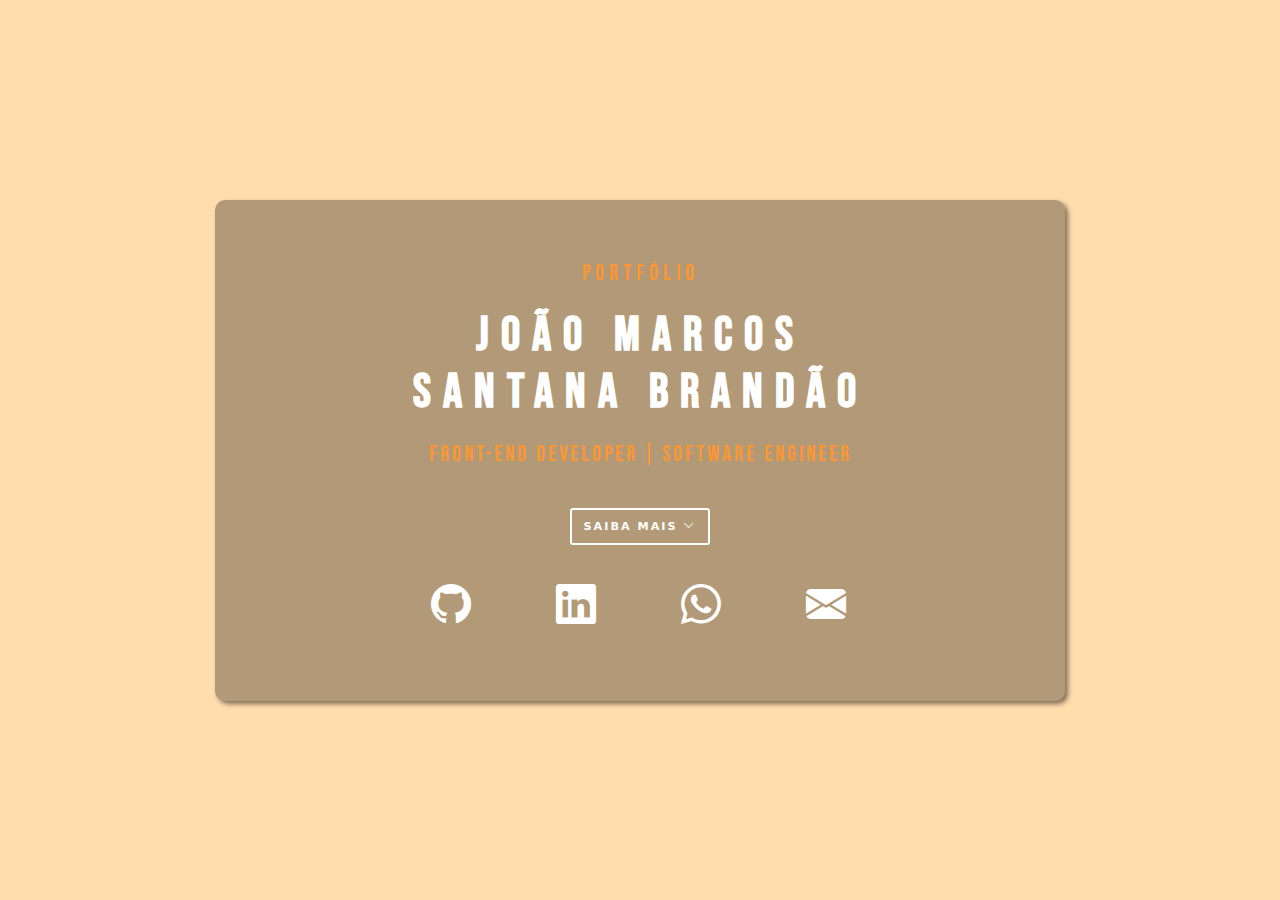
<file: index.html>
<!DOCTYPE html>
<html lang="pt-br">
<head>
    <meta charset="UTF-8">
    <meta http-equiv="X-UA-Compatible" content="IE=edge">
    <meta name="viewport" content="width=device-width, initial-scale=1.0">
    <title>Portfólio</title>
    <link rel="stylesheet" href="style.css">
    <link rel="stylesheet" href="https://cdn.jsdelivr.net/npm/bootstrap-icons@1.3.0/font/bootstrap-icons.css">
</head>
<body>
    <main id="main-div">
        <span>Portfólio</span>
        <h1>João Marcos</h1>
        <h2>Santana Brandão</h2>
        <ul class="subtitles">
            <li>Front-End Developer</li>
            <span>|</span>
            <li>Software Engineer</li>
        </ul>
        <div class="plus-container">
            <button id="plus-btn" class="plus-btn" onclick="dropDown()">Saiba Mais <i class="bi bi-chevron-down"></i></button>
            <div class="pluslist-holder">
                <div id="plus-list" class="plus-list" style="opacity: 0; visibility: hidden;">
                    <ul>
                        <li><a href="./projects/stage.html" target="_blank">Projetos <i class="bi bi-box-arrow-up-right"></i></a></li>
                        <li><a href="./profile/about.html" target="_blank">Perfil <i class="bi bi-box-arrow-up-right"></i></a></li>
                    </ul>
                </div>
            </div>
        </div>
        <ul id="link-list" class="icons">
            <li><a class="link" href="https://www.github.com/joaomarcossb" target="_blank"><i class="bi bi-github"></i></a></li>
            <li><a class="link" href="https://www.linkedin.com/in/joaomarcossb" target="_blank"><i class="bi bi-linkedin"></i></a></li>
            <li><a class="link" href="https://wa.me/5571999768309" target="_blank"><i class="links bi bi-whatsapp"></i></a></li>
            <li><a class="link" href="mailto:joaomarcossb@outlook.com?subject=Olá,%20João!"><i class="bi bi-envelope-fill" ></i></a></li>
        </ul>
    </main>
    <script src="main.js"></script>
</body>
</html>
</file>
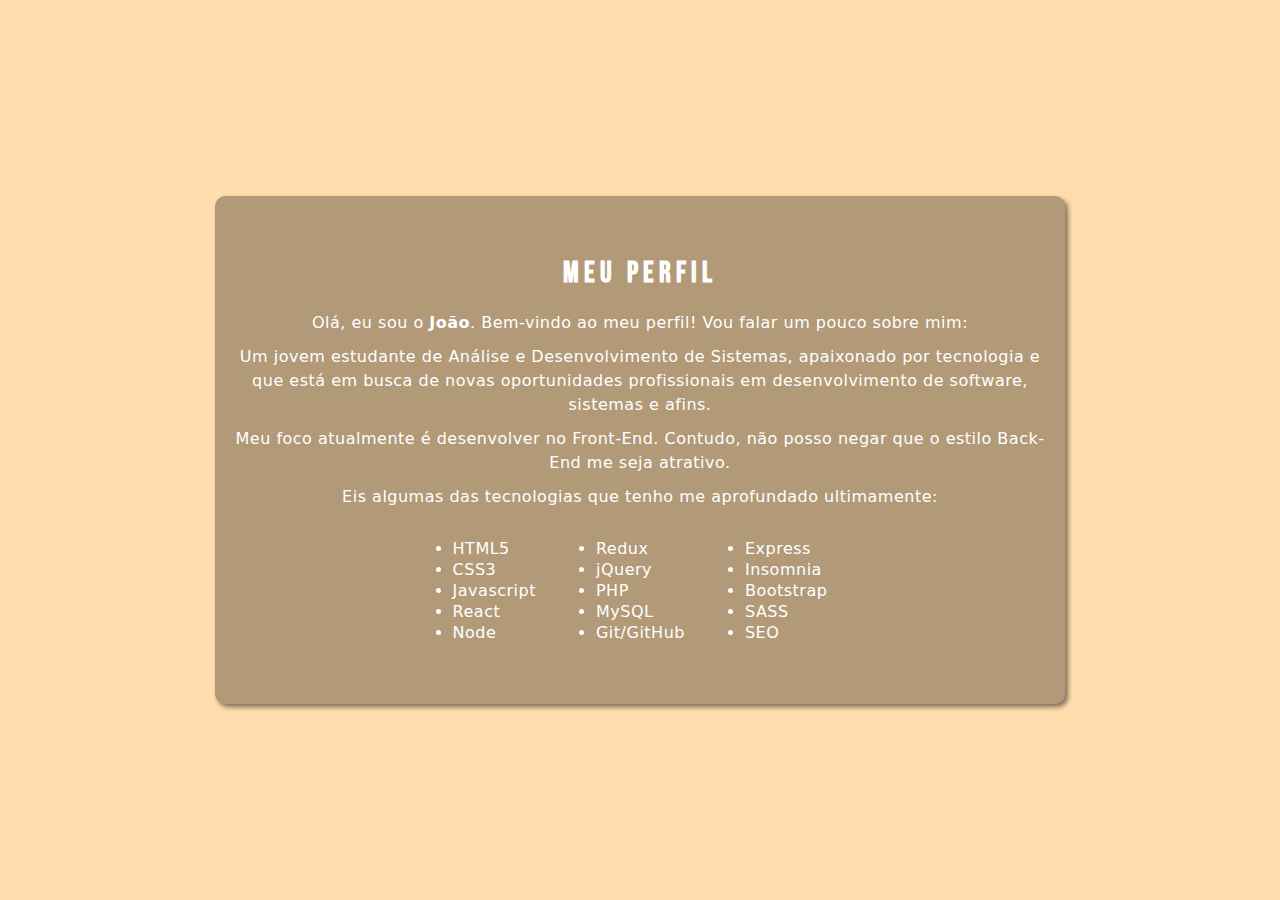
<file: profile/about.html>
<!DOCTYPE html>
<html lang="pt-br">
<head>
    <meta charset="UTF-8">
    <meta http-equiv="X-UA-Compatible" content="IE=edge">
    <meta name="viewport" content="width=device-width, initial-scale=1.0">
    <link rel="stylesheet" href="about.css">
    <title>Perfil</title>
</head>
<body>
    <main>
        <section>
            <h1>Meu Perfil</h1>
            <p>Olá, eu sou o <abbr style="text-decoration: none;" title="João Marcos Santana Brandão"><strong>João</strong></abbr>. Bem-vindo ao meu perfil! Vou falar um pouco sobre mim:</p>
            <p>Um jovem estudante de Análise e Desenvolvimento de Sistemas, apaixonado por tecnologia e que está em busca de novas oportunidades profissionais em desenvolvimento de software, sistemas e afins.</p>
            <p>Meu foco atualmente é desenvolver no Front-End. Contudo, não posso negar que o estilo Back-End me seja atrativo.</p>
            <p>Eis algumas das tecnologias que tenho me aprofundado ultimamente:</p>
            <div class="teclist-container">
                <ul>
                    <li>HTML5</li>
                    <li>CSS3</li>
                    <li>Javascript</li>
                    <li>React</li>
                    <li>Node</li>
                </ul>
                <ul>
                    <li>Redux</li>
                    <li>jQuery</li>
                    <li>PHP</li>
                    <li>MySQL</li>
                    <li>Git/GitHub</li>
                </ul>
                <ul>
                    <li>Express</li>
                    <li>Insomnia</li>
                    <li>Bootstrap</li>
                    <li>SASS</li>
                    <li>SEO</li>
                </ul>
            </div>
        </section>
    </main>
</body>
</html>
</file>
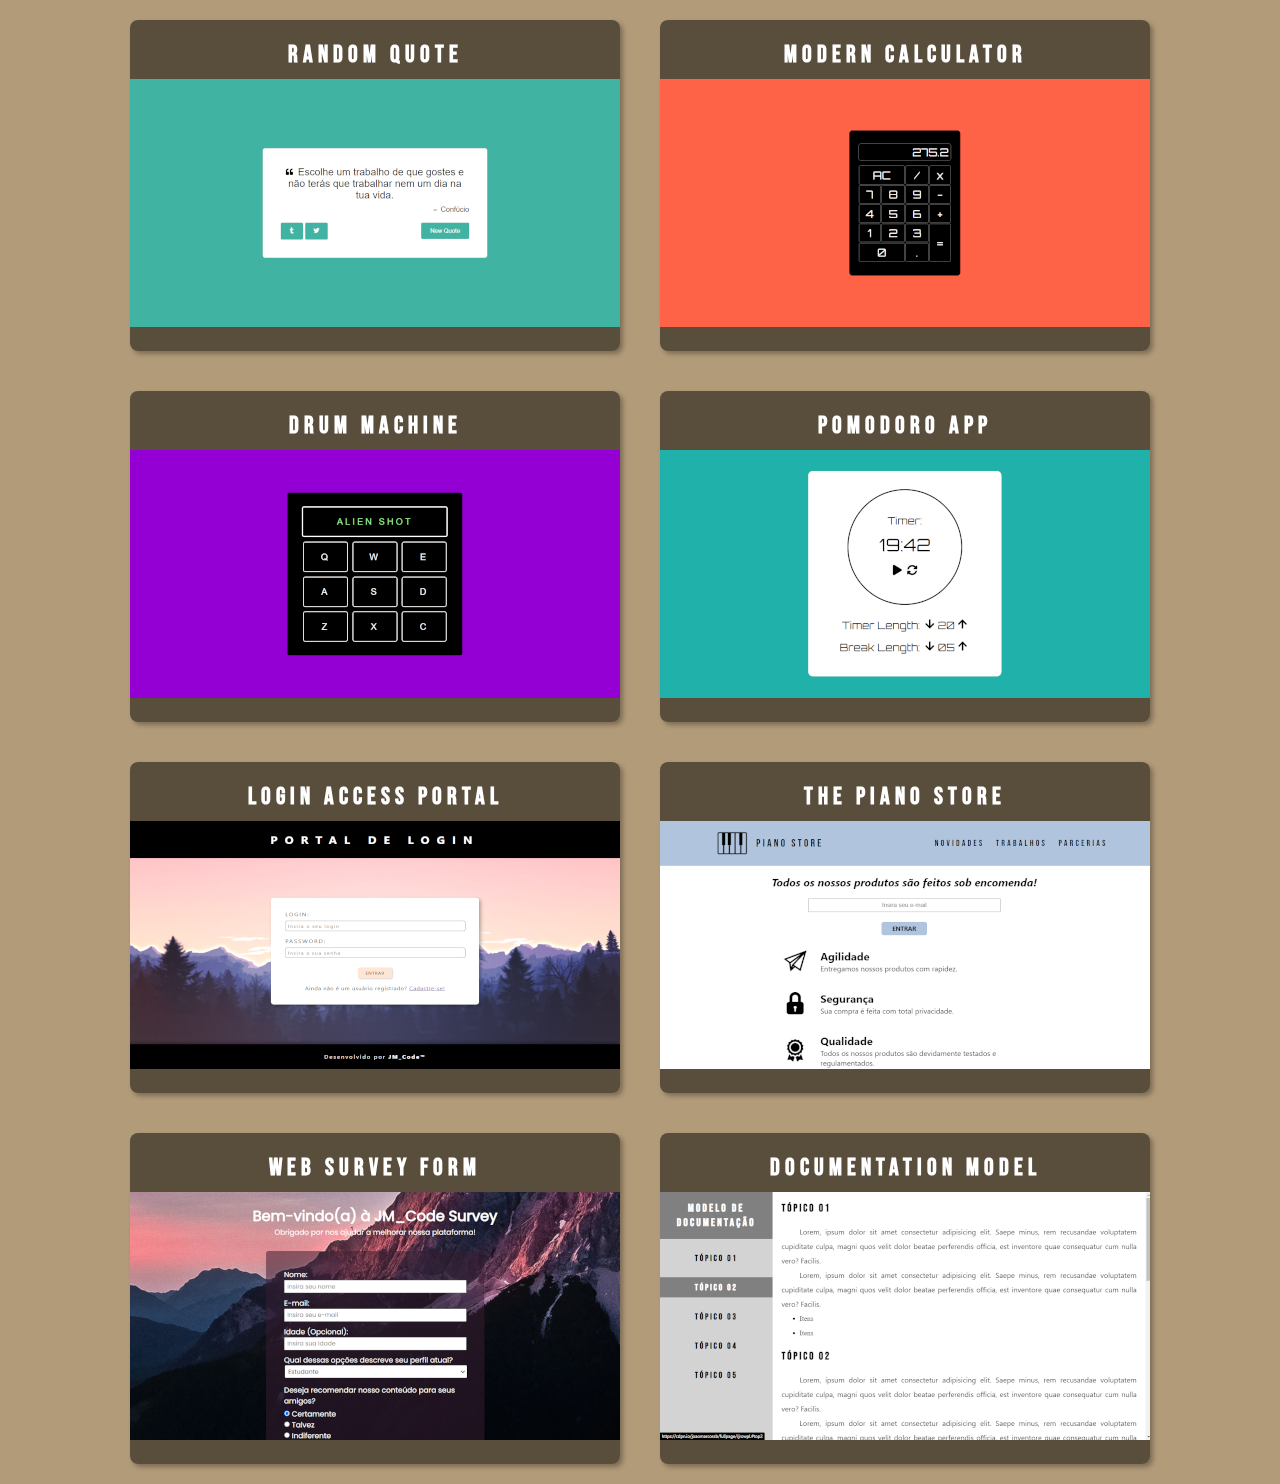
<file: projects/stage.html>
<!DOCTYPE html>
<html lang="pt-br">
<head>
    <meta charset="UTF-8">
    <meta http-equiv="X-UA-Compatible" content="IE=edge">
    <meta name="viewport" content="width=device-width, initial-scale=1.0">
    <link rel="stylesheet" href="stage.css">
    <title>Projetos</title>
</head>
<body>
    <main>
        <div class="cards">
            <h2>Random Quote</h2>
            <a href="https://codepen.io/joaomarcossb/full/eYeNoVr" target="_blank"><img src="./imgs/random-quote.png"></a>
        </div>
        <div class="cards">
            <h2>Modern Calculator</h2>
            <a href="https://codepen.io/joaomarcossb/full/dyZMBVp" target="_blank"><img src="./imgs/calculator.png"></a>
        </div>
        <div class="cards">
            <h2>Drum Machine</h2>
            <a href="https://codepen.io/joaomarcossb/full/mdqPXJN" target="_blank"><img src="./imgs/drum-machine.png"></a>
        </div>
        <div class="cards">
            <h2>Pomodoro App</h2>
            <a href="https://codepen.io/joaomarcossb/full/RwjGrrL" target="_blank"><img src="./imgs/pomodoro.png"></a>
        </div>
        <div class="cards">
            <h2>Login Access Portal</h2>
            <a href="https://codepen.io/joaomarcossb/full/qBVXOxj" target="_blank"><img src="./imgs/login-portal.png"></a>
        </div>
        <div class="cards">
            <h2>The Piano Store</h2>
            <a href="https://codepen.io/joaomarcossb/full/GRMggqe" target="_blank"><img src="./imgs/pianostore.png"></a>
        </div>
        <div class="cards">
            <h2>Web Survey Form</h2>
            <a href="https://codepen.io/joaomarcossb/full/rNGBWGX" target="_blank"><img src="./imgs/survey-form.png"></a>
        </div>
        <div class="cards">
            <h2>Documentation Model</h2>
            <a href="https://codepen.io/joaomarcossb/full/JjrowpL" target="_blank"><img src="./imgs/doc-model.png"></a>
        </div>
    </main>
</body>
</html>
</file>
<file: style.css>
@import url('https://fonts.googleapis.com/css2?family=Bebas+Neue&display=swap');

* {
    margin: 0px;
    padding: 0px;
    box-sizing: border-box;
}

:root {
    --color1: #FFDDAD;
    --color2: #FA9633;
    --color3: #E06D34;
    --color4: #892E33;
    --titleFont: 'Bebas Neue', system-ui, sans-serif;
}

body {
    height: 100vh;
    width: 100vw;
    background-color: var(--color1);
    background-image: url("https://i.pinimg.com/originals/a1/78/55/a1785592d41e140f00ef1cf3d9597dcb.png");
    background-size: cover;
    background-repeat: no-repeat;
    background-position: center;
    display: flex;
    flex-direction: column;
    align-items: center;
    justify-content: center;
    overflow: hidden;
}

main {
    padding: 60px 0px 10px 0px;
    width: 95%;
    max-width: 850px;
    text-align: center;
    background-color: rgb(0,0,0,0.3);
    border-radius: 10px;
    box-shadow: 3px 3px 5px rgb(0,0,0,0.5);
    transition-property: ease-in-out padding;
    transition-duration: .3s;
}

main > span {
    text-transform: uppercase;
    font-family: var(--titleFont);
    font-size: 1.4rem;
    letter-spacing: 5px;
    color: var(--color2);
}

h1 {
    margin-top: 20px;
}

h2 {
    margin-bottom: 20px;
}

h1, h2 {
    color: #fff;
    font-family: var(--titleFont);
    font-size: 3rem;
    letter-spacing: 12px;
}

main > ul {
    list-style: none;
    display: flex;
    align-items: center;
    justify-content: center;
    color: var(--color2);
    letter-spacing: 3px;
    font-family: var(--titleFont);
    font-size: 1.4rem;
    margin: 0px 20px;
}

main > ul > li {
    margin: 0px 5px;
}

.plus-container {
    margin: 40px 0px;
    display: flex;
    flex-direction: column;
    align-items: center;
    justify-content: center;
}

.plus-btn {
    border-style: none;
    background-color: rgba(255, 255, 255, 0);
    cursor: pointer;
    border-radius: 3px;
    padding: 10px 0px;
    width: 140px;
    font-family: system-ui, sans-serif;
    font-weight: bold;
    font-size: 0.7rem;
    text-transform: uppercase;
    letter-spacing: 2px;
    border-style: solid;
    border-width: 2px;
    border-color: #fff;
    color: #fff;
    transition: border-color .3s;
}

.plus-btn:hover {
    opacity: 0.8;
}

.pluslist-holder {
    overflow-y: hidden;
}

.plus-list {
    width: 140px;
    font-family: system-ui, sans-serif;
    font-size: 0.7rem;
    text-transform: uppercase;
    letter-spacing: 2px;
    text-align: center;
    position: relative;
    bottom: 65px;
    border-style: solid;
    border-color: var(--color2);
    border-width: 0px 2px 2px 2px;
    border-radius: 0px 0px 3px 3px;
    transition-property: ease-in-out bottom top;
    transition-duration: 0.3s;
    padding: 5px 0px;
}

.plus-list > ul {
    list-style: none;
}

.plus-list > ul > li > a {
    display: block;
    text-decoration: none;
    font-weight: bold;
    padding: 5px 0px;
    color: dimgray;
    transition: background-color .3s;
}

.plus-list > ul > li > a:hover {
    color: #fff;
}

.icons {
    margin: auto;
    max-width: 500px;
    list-style: none;
    display: flex;
    justify-content: space-around;
    color: #fff;
    position: relative;
    bottom: 60px;
    font-size: 2.5rem;
    transition-property: ease-in-out bottom top;
    transition-duration: .3s;
}

.link {
    text-decoration: none;
    color: white;
}

.link:hover {
    color: var(--color2);
}

@media (max-width: 750px) {
    h1, h2 {
        font-size: 2.5rem;
        letter-spacing: 8px;
    }
    main > span {
        font-size: 1.2rem;
    }
    main > ul {
        font-size: 1.2rem;
    }
}

@media (max-width: 450px) {
    h1, h2 {
        font-size: 2rem;
        letter-spacing: 6px;
    }
    .plus-list > ul > li > a {
        color: #fff;
    }
    .icons {
        font-size: 2rem;
    }
    main > span {
        font-size: 1rem;
    }
    main > ul {
        font-size: 1rem;
    }
}
</file>
<file: profile/about.css>
@import url('https://fonts.googleapis.com/css2?family=Bebas+Neue&display=swap');

* {
    margin: 0px;
    padding: 0px;
}

:root {
    --color1: #FFDDAD;
    --color2: #FA9633;
    --color3: #E06D34;
    --color4: #963439;
    --titleFont: 'Bebas Neue', system-ui, sans-serif;
}

body {
    height: 100vh;
    width: 100vw;
    background-color: var(--color1);
    background-image: url("https://i.pinimg.com/originals/a1/78/55/a1785592d41e140f00ef1cf3d9597dcb.png");
    background-size: cover;
    background-repeat: no-repeat;
    background-position: center;
    display: flex;
    flex-direction: column;
    align-items: center;
    justify-content: center;
    overflow: hidden;
}

main {
    background-color: rgb(0,0,0,0.3);
    width: 95%;
    max-width: 850px;
    border-radius: 10px;
    box-shadow: 3px 3px 5px rgb(0,0,0,0.5);
}

h1 {
    font-family: var(--titleFont);
    font-size: 1.8rem;
    text-align: center;
    color: #fff;
    letter-spacing: 5px;
    margin: 60px 20px 20px 20px;
}

p {
    font-family: system-ui, sans-serif;
    font-size: 1rem;
    text-align: center;
    letter-spacing: .5px;
    color: #fff;
    line-height: 1.5rem;
    margin: 0px 20px 10px 20px;
}

.teclist-container {
    display: flex;
    justify-content: center;
    align-items: center;
}

ul {
    font-family: system-ui, sans-serif;
    color: #fff;
    text-align: left;
    margin: 20px 30px 60px 30px;
}

ul > li {
    padding-bottom: 2px;
    letter-spacing: .5px;
}

@media (max-width: 500px) {
    h1 {
        margin: 40px 20px 20px 20px;
    }
    ul {
        margin: 20px 15px 40px 15px;
    }
}
</file>
<file: projects/stage.css>
@import url('https://fonts.googleapis.com/css2?family=Bebas+Neue&display=swap');

* {
    margin: 0px;
    padding: 0px;
    box-sizing: border-box;
}


:root {
    --color1: #FFDDAD;
    --color2: #FA9633;
    --color3: #E06D34;
    --color4: #892E33;
    --titleFont: 'Bebas Neue', system-ui, sans-serif;
}

body {
    width: 100vw;
    background-color: var(--color1);
    background-image: url("https://i.pinimg.com/originals/a1/78/55/a1785592d41e140f00ef1cf3d9597dcb.png");
    background-size: cover;
    background-position: center;
    background-repeat: no-repeat;
    backdrop-filter: brightness(70%);
    overflow-x: hidden;
}

main {
    display: flex;
    justify-content: center;
    align-items: center;
    flex-wrap: wrap;
}

.cards {
    border-radius: 8px;
    background-color: rgb(0,0,0,0.5);
    width: 490px;
    padding: 20px 0px;
    margin: 20px;
    box-shadow: 3px 3px 5px rgba(0, 0, 0, 0.3);
}

.cards > h2 {
    font-family: var(--titleFont);
    letter-spacing: 5px;
    color: #fff;
    text-align: center;
    text-transform: uppercase;
    margin-bottom: 10px;
}

@media (max-width: 500px) {
    header {
        width: 100vw;
        margin-bottom: 10px;
    }
    h1 {
        letter-spacing: 5px;
    }
    .cards {
        width: 350px;
        margin: 10px 0px;
    }
    .cards > a > img {
        width: 350px;
    }
}
</file>
